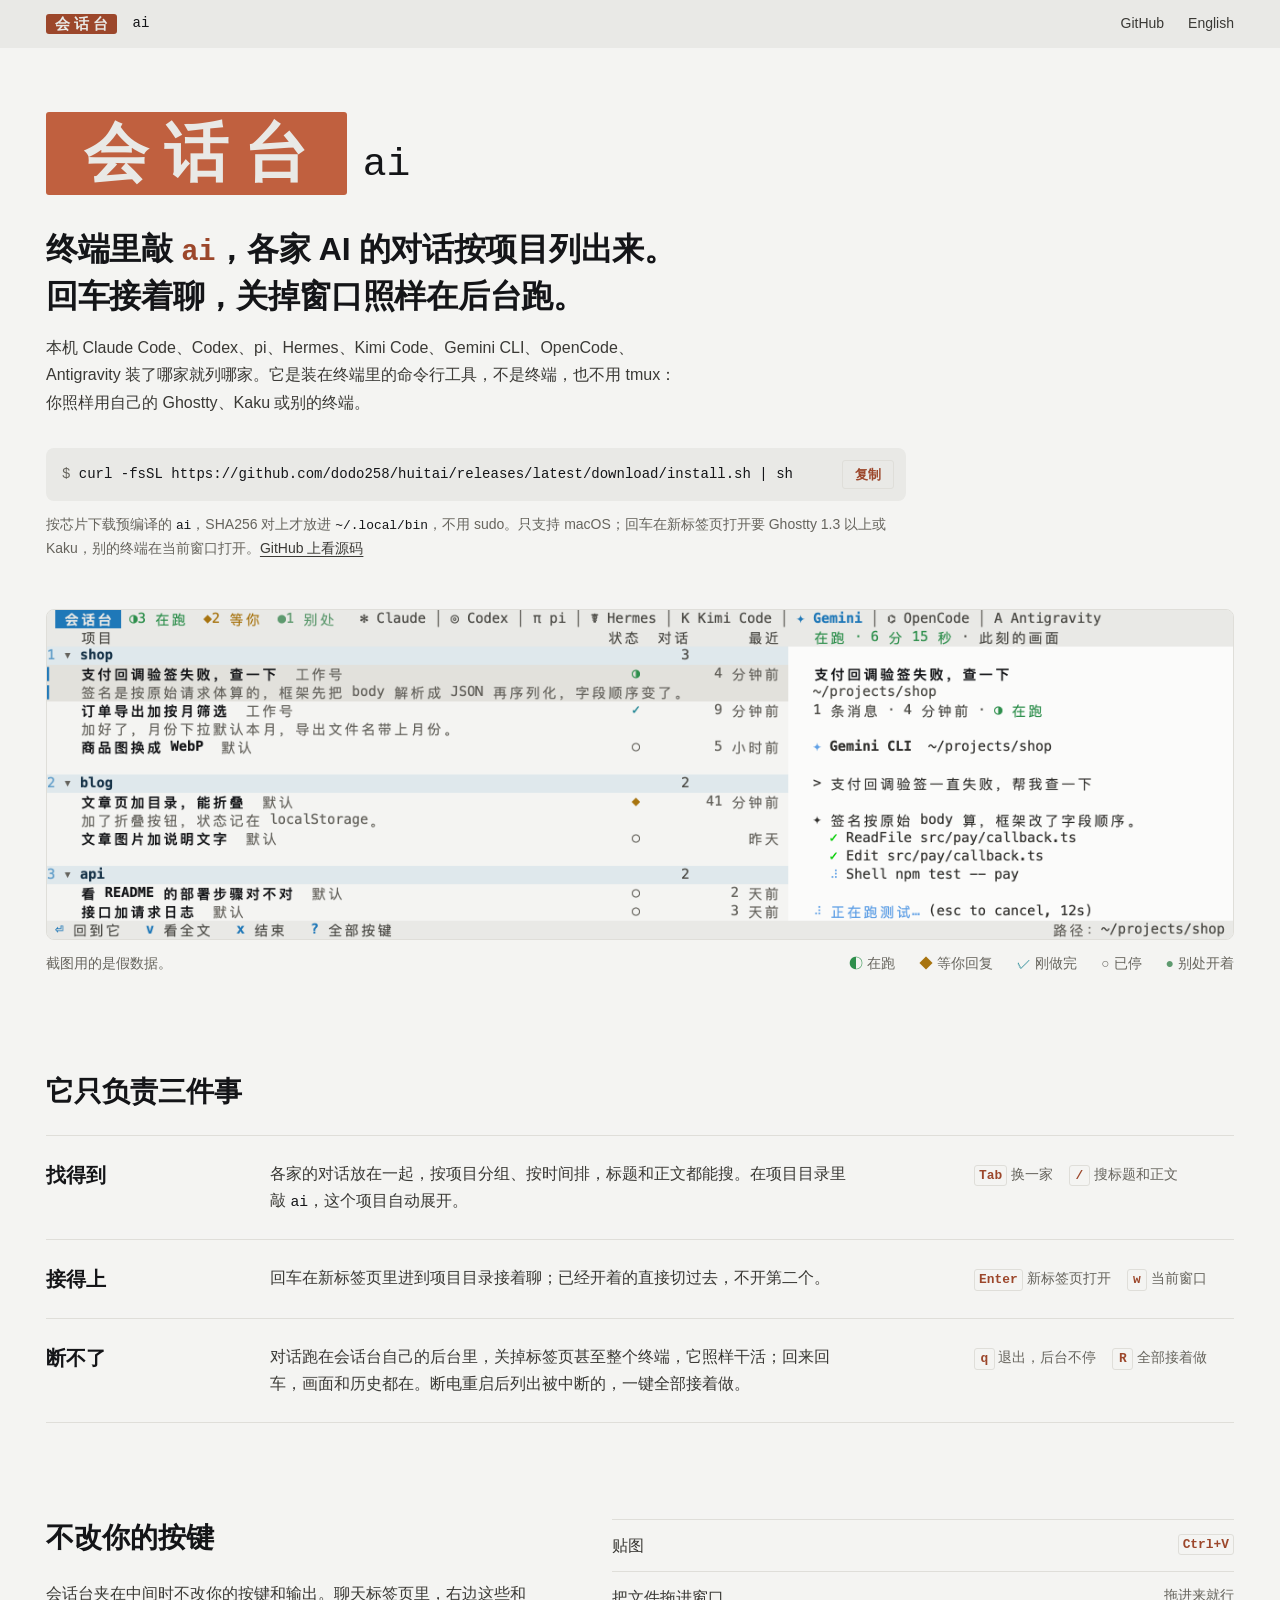
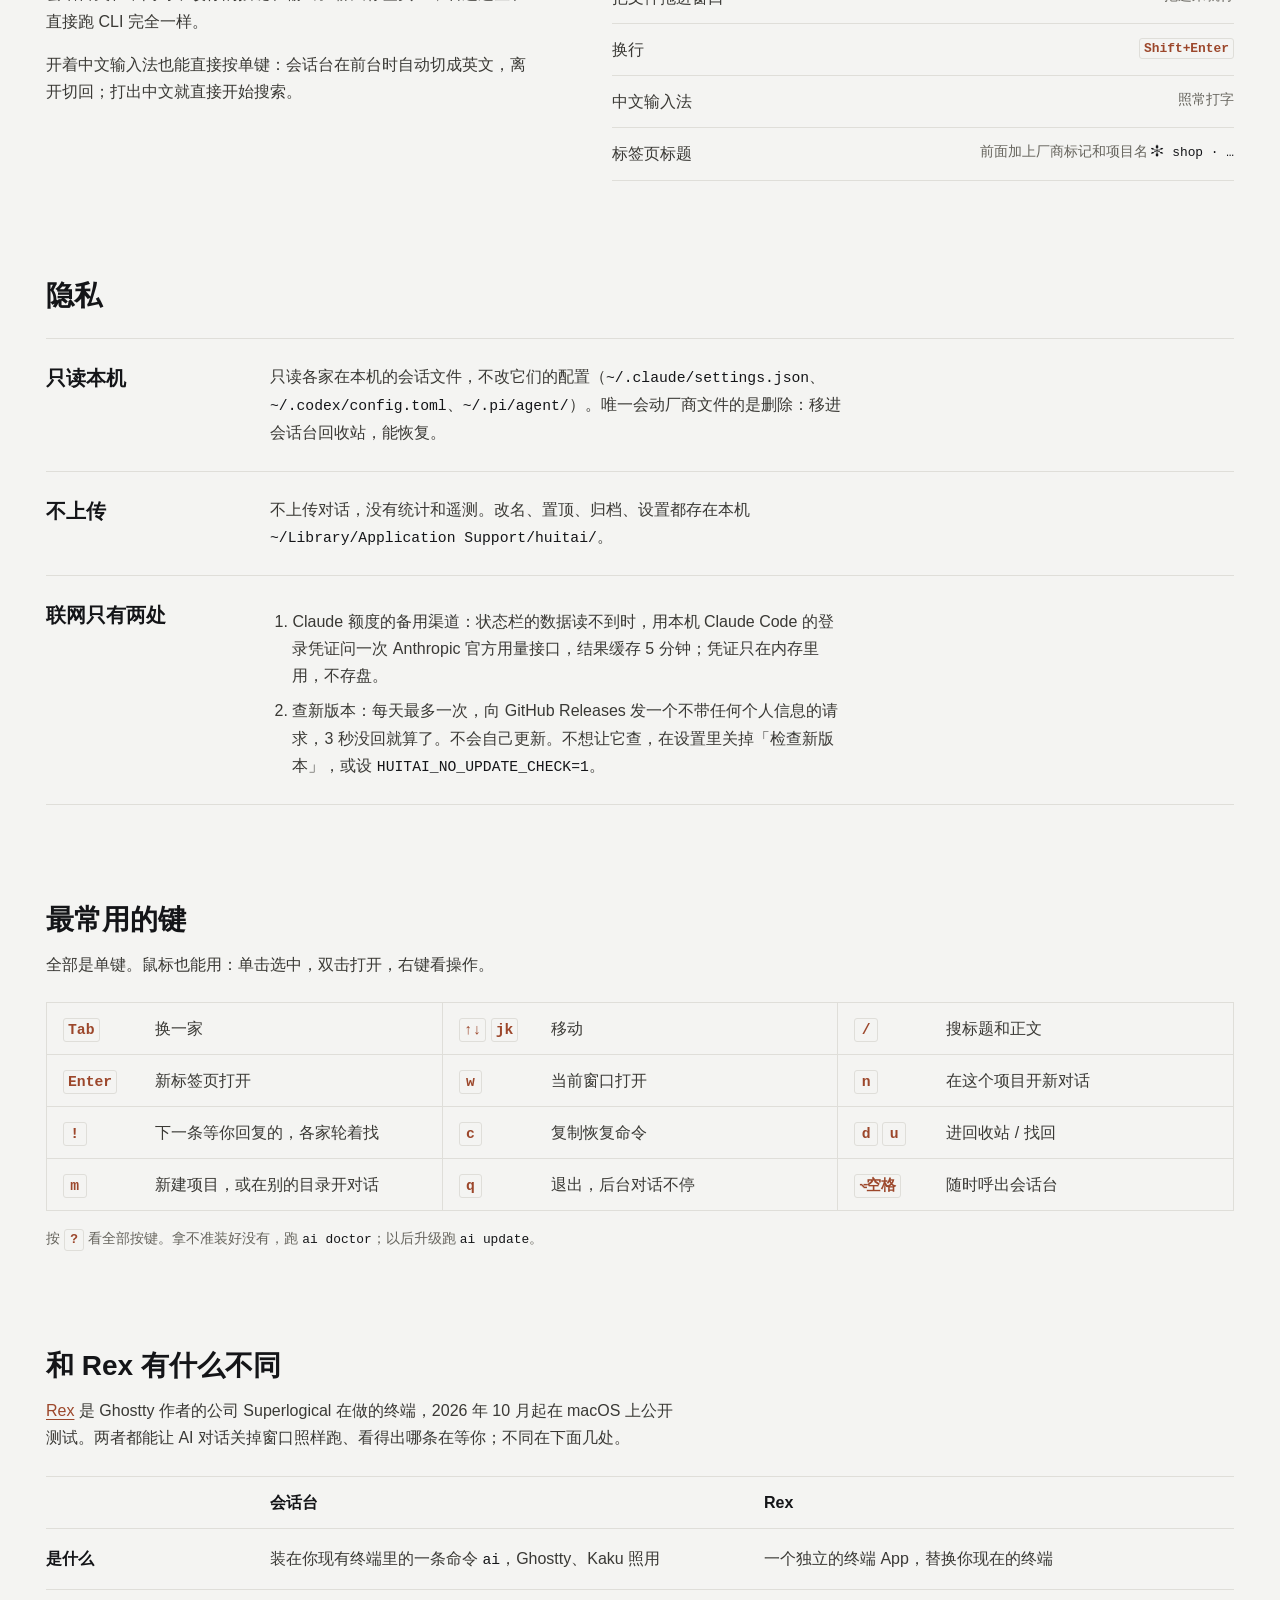
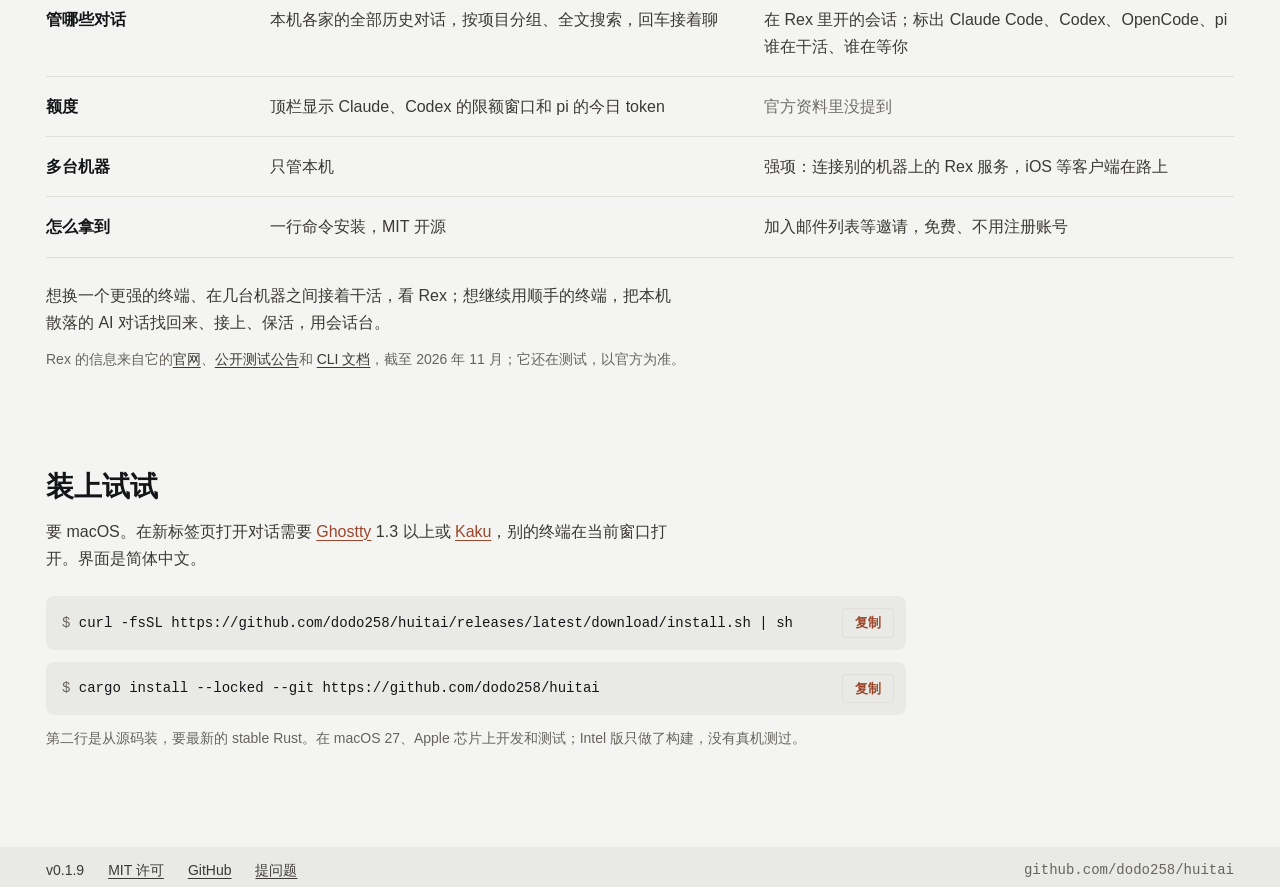
<file: site/index.html>
<!doctype html>
<html lang="zh-CN">
<head>
<meta charset="utf-8">
<meta name="viewport" content="width=device-width, initial-scale=1">
<title>会话台 ai · 终端里的 AI 对话台</title>
<meta name="description" content="在终端里敲 ai，本机 Claude Code、Codex、pi、Hermes、Kimi Code、Gemini CLI、OpenCode、Antigravity 的所有对话按项目列出来，回车接着聊；关掉窗口，对话照样在后台跑。macOS，MIT 开源。">
<meta name="color-scheme" content="dark light">
<meta name="theme-color" content="#1d1e23" media="(prefers-color-scheme: dark)">
<meta name="theme-color" content="#e9e9e6" media="(prefers-color-scheme: light)">
<meta property="og:type" content="website">
<meta property="og:title" content="会话台 ai">
<meta property="og:description" content="在终端里敲 ai，本机 Claude Code、Codex、pi、Hermes、Kimi Code、Gemini CLI、OpenCode、Antigravity 的所有对话按项目列出来，回车接着聊；关掉窗口，对话照样在后台跑。">
<meta property="og:image" content="https://huitai.agentq.cc/img/board-dark.png?v=28b16c68">
<meta property="og:locale" content="zh_CN">
<meta name="twitter:card" content="summary_large_image">
<link rel="alternate" hreflang="en" href="en/index.html">
<link rel="icon" href="data:image/svg+xml,%3Csvg xmlns='http://www.w3.org/2000/svg' viewBox='0 0 32 32'%3E%3Crect width='32' height='32' rx='4' fill='%23d97757'/%3E%3Ctext x='16' y='23.5' font-size='21' font-weight='700' text-anchor='middle' fill='%231d1e23' font-family='PingFang SC,sans-serif'%3E%E4%BC%9A%3C/text%3E%3C/svg%3E">
<link rel="stylesheet" href="style.css?v=0343660a">
</head>
<body>

<header class="top">
	<div class="wrap">
		<span class="stamp">会话台</span>
		<span class="name">ai</span>
		<nav>
			<a href="https://github.com/dodo258/huitai">GitHub</a>
			<a href="en/index.html" hreflang="en" lang="en">English</a>
		</nav>
	</div>
</header>

<main>
	<section class="hero">
		<div class="wrap">
			<h1><span class="stamp">会话台</span><code>ai</code></h1>
			<p class="tag">终端里敲 <code>ai</code>，各家 AI 的对话按项目列出来。<br>回车接着聊，关掉窗口照样在后台跑。</p>
			<p class="lead">本机 Claude Code、Codex、pi、Hermes、Kimi Code、Gemini CLI、OpenCode、Antigravity 装了哪家就列哪家。它是装在终端里的命令行工具，不是终端，也不用 tmux：你照样用自己的 Ghostty、Kaku 或别的终端。</p>
			<div class="cmd">
				<code>curl -fsSL https://github.com/dodo258/huitai/releases/latest/download/install.sh | sh</code>
				<button class="copy" type="button" data-done="已复制">复制</button>
			</div>
			<p class="note">按芯片下载预编译的 <code>ai</code>，SHA256 对上才放进 <code>~/.local/bin</code>，不用 sudo。只支持 macOS；回车在新标签页打开要 Ghostty 1.3 以上或 Kaku，别的终端在当前窗口打开。<a href="https://github.com/dodo258/huitai">GitHub 上看源码</a></p>
		</div>
	</section>

	<section class="shot">
		<div class="wrap">
			<a href="img/board-dark.png?v=28b16c68" aria-label="看原尺寸截图">
				<picture>
					<source media="(prefers-color-scheme: light)" srcset="img/board-light.png?v=ab7d0923">
					<img src="img/board-dark.png?v=28b16c68" width="2592" height="720" alt="会话台：顶栏是八家的标签（Claude、Codex、pi、Hermes、Kimi Code、Gemini、OpenCode、Antigravity）；左边按项目列出 Gemini CLI 的对话，默认账号和工作号混在一起、标着账号名，有在跑、等你回复、刚做完；右边是在跑那条此刻的画面">
				</picture>
			</a>
			<ul class="legend">
				<li>截图用的是假数据<span class="swipe">，可以左右滑动看</span>。</li>
				<li><b class="running">◐</b>在跑</li>
				<li><b class="waiting">◆</b>等你回复</li>
				<li><b class="done">✓</b>刚做完</li>
				<li><b class="stopped">○</b>已停</li>
				<li><b class="elsewhere">●</b>别处开着</li>
			</ul>
		</div>
	</section>

	<section class="part">
		<div class="wrap">
			<h2>它只负责三件事</h2>
			<dl class="rows">
				<div>
					<dt>找得到</dt>
					<dd>各家的对话放在一起，按项目分组、按时间排，标题和正文都能搜。在项目目录里敲 <code>ai</code>，这个项目自动展开。</dd>
					<dd class="keys"><span><kbd>Tab</kbd> 换一家</span><span><kbd>/</kbd> 搜标题和正文</span></dd>
				</div>
				<div>
					<dt>接得上</dt>
					<dd>回车在新标签页里进到项目目录接着聊；已经开着的直接切过去，不开第二个。</dd>
					<dd class="keys"><span><kbd>Enter</kbd> 新标签页打开</span><span><kbd>w</kbd> 当前窗口</span></dd>
				</div>
				<div>
					<dt>断不了</dt>
					<dd>对话跑在会话台自己的后台里，关掉标签页甚至整个终端，它照样干活；回来回车，画面和历史都在。断电重启后列出被中断的，一键全部接着做。</dd>
					<dd class="keys"><span><kbd>q</kbd> 退出，后台不停</span><span><kbd>R</kbd> 全部接着做</span></dd>
				</div>
			</dl>
		</div>
	</section>

	<section class="part">
		<div class="wrap pass">
			<div>
				<h2>不改你的按键</h2>
				<p>会话台夹在中间时不改你的按键和输出。聊天标签页里，右边这些和直接跑 CLI 完全一样。</p>
				<p>开着中文输入法也能直接按单键：会话台在前台时自动切成英文，离开切回；打出中文就直接开始搜索。</p>
			</div>
			<ul class="same">
				<li><span>贴图</span><span><kbd>Ctrl+V</kbd></span></li>
				<li><span>把文件拖进窗口</span><span>拖进来就行</span></li>
				<li><span>换行</span><span><kbd>Shift+Enter</kbd></span></li>
				<li><span>中文输入法</span><span>照常打字</span></li>
				<li><span>标签页标题</span><span>前面加上厂商标记和项目名 <code>✻ shop · …</code></span></li>
			</ul>
		</div>
	</section>

	<section class="part privacy">
		<div class="wrap">
			<h2>隐私</h2>
			<dl class="rows">
				<div>
					<dt>只读本机</dt>
					<dd>只读各家在本机的会话文件，不改它们的配置（<code>~/.claude/settings.json</code>、<code>~/.codex/config.toml</code>、<code>~/.pi/agent/</code>）。唯一会动厂商文件的是删除：移进会话台回收站，能恢复。</dd>
				</div>
				<div>
					<dt>不上传</dt>
					<dd>不上传对话，没有统计和遥测。改名、置顶、归档、设置都存在本机 <code>~/Library/Application Support/huitai/</code>。</dd>
				</div>
				<div>
					<dt>联网只有两处</dt>
					<dd>
						<ol>
							<li>Claude 额度的备用渠道：状态栏的数据读不到时，用本机 Claude Code 的登录凭证问一次 Anthropic 官方用量接口，结果缓存 5 分钟；凭证只在内存里用，不存盘。</li>
							<li>查新版本：每天最多一次，向 GitHub Releases 发一个不带任何个人信息的请求，3 秒没回就算了。不会自己更新。不想让它查，在设置里关掉「检查新版本」，或设 <code>HUITAI_NO_UPDATE_CHECK=1</code>。</li>
						</ol>
					</dd>
				</div>
			</dl>
		</div>
	</section>

	<section class="part">
		<div class="wrap">
			<h2>最常用的键</h2>
			<p class="intro">全部是单键。鼠标也能用：单击选中，双击打开，右键看操作。</p>
			<dl class="keys-grid">
				<div><dt><kbd>Tab</kbd></dt><dd>换一家</dd></div>
				<div><dt><kbd>↑↓</kbd> <kbd>jk</kbd></dt><dd>移动</dd></div>
				<div><dt><kbd>/</kbd></dt><dd>搜标题和正文</dd></div>
				<div><dt><kbd>Enter</kbd></dt><dd>新标签页打开</dd></div>
				<div><dt><kbd>w</kbd></dt><dd>当前窗口打开</dd></div>
				<div><dt><kbd>n</kbd></dt><dd>在这个项目开新对话</dd></div>
				<div><dt><kbd>!</kbd></dt><dd>下一条等你回复的，各家轮着找</dd></div>
				<div><dt><kbd>c</kbd></dt><dd>复制恢复命令</dd></div>
				<div><dt><kbd>d</kbd> <kbd>u</kbd></dt><dd>进回收站 / 找回</dd></div>
				<div><dt><kbd>m</kbd></dt><dd>新建项目，或在别的目录开对话</dd></div>
				<div><dt><kbd>q</kbd></dt><dd>退出，后台对话不停</dd></div>
				<div><dt><kbd>⌥空格</kbd></dt><dd>随时呼出会话台</dd></div>
			</dl>
			<p class="keys-more">按 <kbd>?</kbd> 看全部按键。拿不准装好没有，跑 <code>ai doctor</code>；以后升级跑 <code>ai update</code>。</p>
		</div>
	</section>

	<section class="part">
		<div class="wrap">
			<h2>和 Rex 有什么不同</h2>
			<p class="intro"><a href="https://www.superlogical.com/">Rex</a> 是 Ghostty 作者的公司 Superlogical 在做的终端，2026 年 10 月起在 macOS 上公开测试。两者都能让 AI 对话关掉窗口照样跑、看得出哪条在等你；不同在下面几处。</p>
			<div class="compare">
				<div class="head"><span></span><span>会话台</span><span>Rex</span></div>
				<div><span class="k">是什么</span><p data-who="会话台">装在你现有终端里的一条命令 <code>ai</code>，Ghostty、Kaku 照用</p><p data-who="Rex">一个独立的终端 App，替换你现在的终端</p></div>
				<div><span class="k">管哪些对话</span><p data-who="会话台">本机各家的全部历史对话，按项目分组、全文搜索，回车接着聊</p><p data-who="Rex">在 Rex 里开的会话；标出 Claude Code、Codex、OpenCode、pi 谁在干活、谁在等你</p></div>
				<div><span class="k">额度</span><p data-who="会话台">顶栏显示 Claude、Codex 的限额窗口和 pi 的今日 token</p><p data-who="Rex" class="none">官方资料里没提到</p></div>
				<div><span class="k">多台机器</span><p data-who="会话台">只管本机</p><p data-who="Rex">强项：连接别的机器上的 Rex 服务，iOS 等客户端在路上</p></div>
				<div><span class="k">怎么拿到</span><p data-who="会话台">一行命令安装，MIT 开源</p><p data-who="Rex">加入邮件列表等邀请，免费、不用注册账号</p></div>
			</div>
			<p class="pick">想换一个更强的终端、在几台机器之间接着干活，看 Rex；想继续用顺手的终端，把本机散落的 AI 对话找回来、接上、保活，用会话台。</p>
			<p class="note">Rex 的信息来自它的<a href="https://www.superlogical.com/">官网</a>、<a href="https://www.superlogical.com/updates/public-testing-beginning">公开测试公告</a>和 <a href="https://www.superlogical.com/rex/docs/automate/cli">CLI 文档</a>，截至 2026 年 11 月；它还在测试，以官方为准。</p>
		</div>
	</section>

	<section class="part">
		<div class="wrap">
			<h2>装上试试</h2>
			<p class="intro">要 macOS。在新标签页打开对话需要 <a href="https://ghostty.org">Ghostty</a> 1.3 以上或 <a href="https://github.com/tw93/Kaku">Kaku</a>，别的终端在当前窗口打开。界面是简体中文。</p>
			<div class="cmd">
				<code>curl -fsSL https://github.com/dodo258/huitai/releases/latest/download/install.sh | sh</code>
				<button class="copy" type="button" data-done="已复制">复制</button>
			</div>
			<div class="cmd">
				<code>cargo install --locked --git https://github.com/dodo258/huitai</code>
				<button class="copy" type="button" data-done="已复制">复制</button>
			</div>
			<p class="note">第二行是从源码装，要最新的 stable Rust。在 macOS 27、Apple 芯片上开发和测试；Intel 版只做了构建，没有真机测过。</p>
		</div>
	</section>
</main>

<footer class="foot">
	<div class="wrap">
		<span>v0.1.9</span>
		<a href="https://github.com/dodo258/huitai/blob/main/LICENSE">MIT 许可</a>
		<a href="https://github.com/dodo258/huitai">GitHub</a>
		<a href="https://github.com/dodo258/huitai/issues">提问题</a>
		<span class="path">github.com/dodo258/huitai</span>
	</div>
</footer>

<script src="site.js?v=b9427ae2"></script>
</body>
</html>
</file>
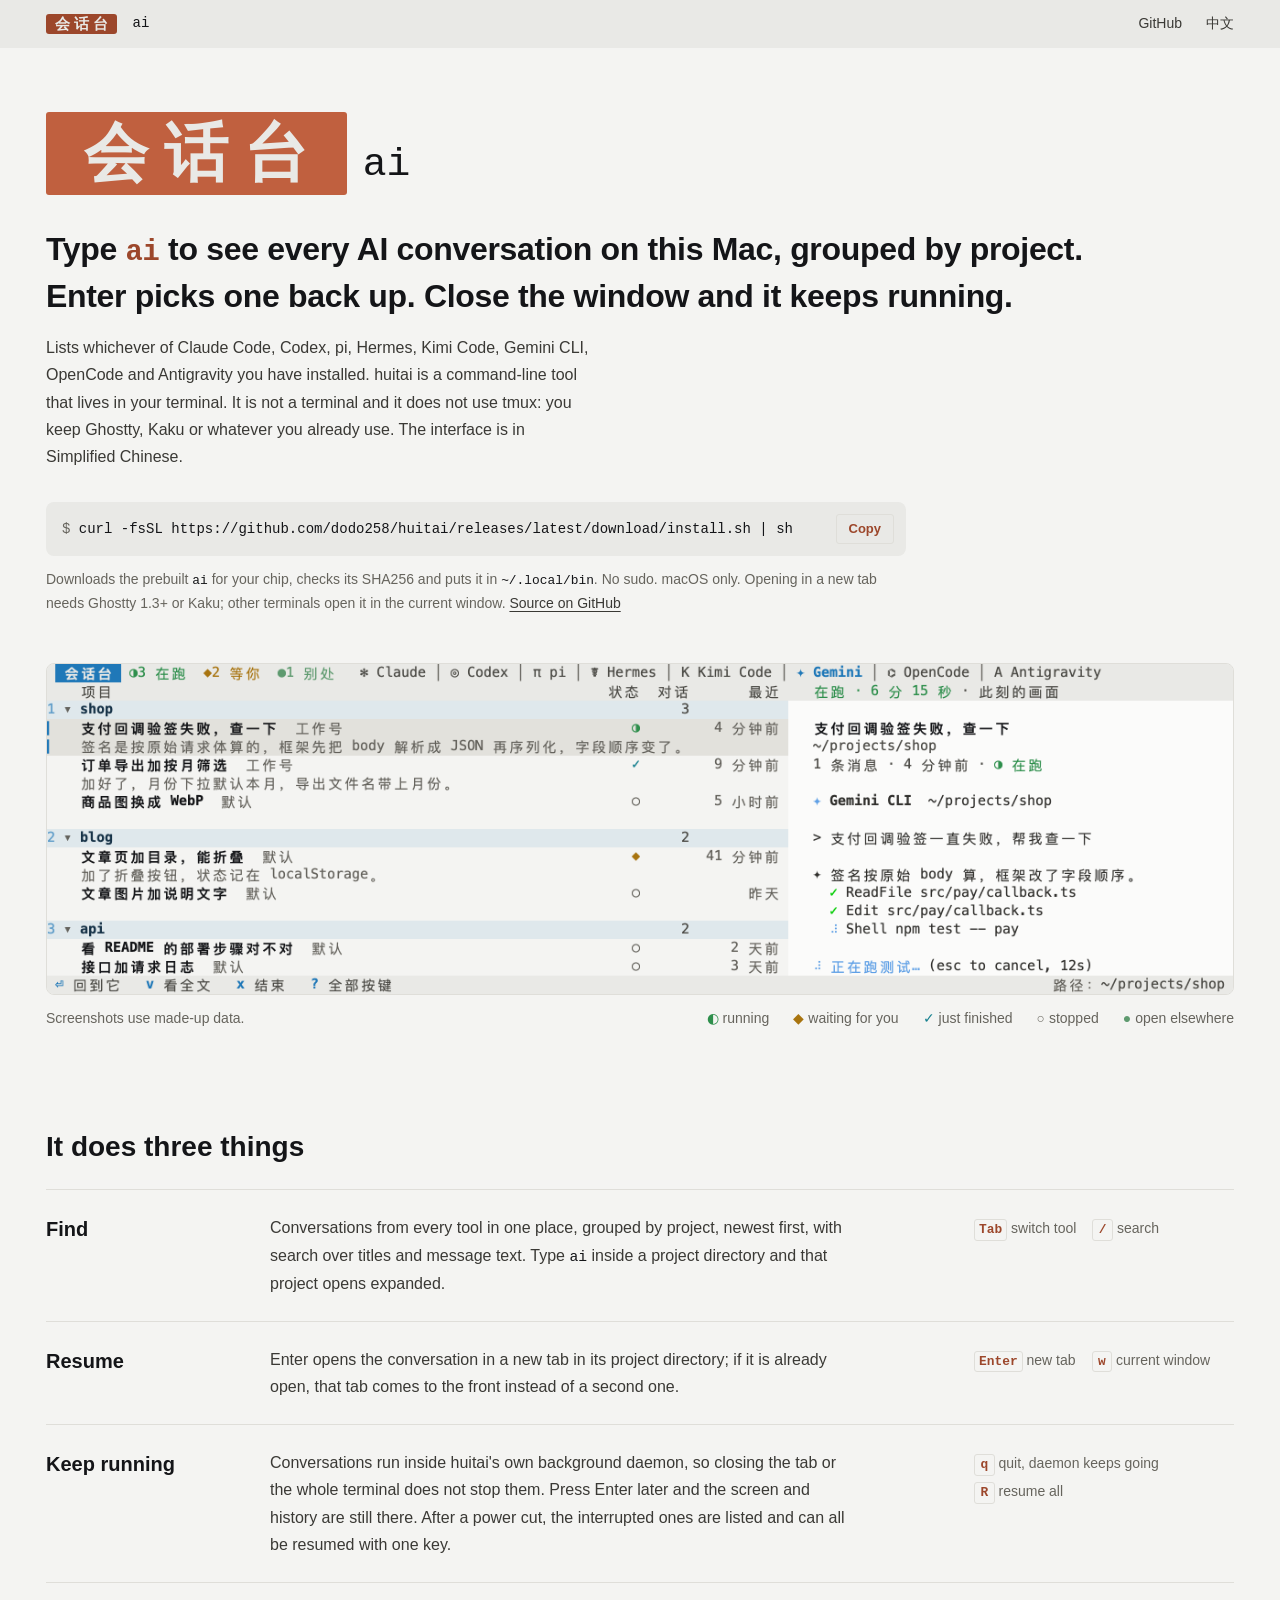
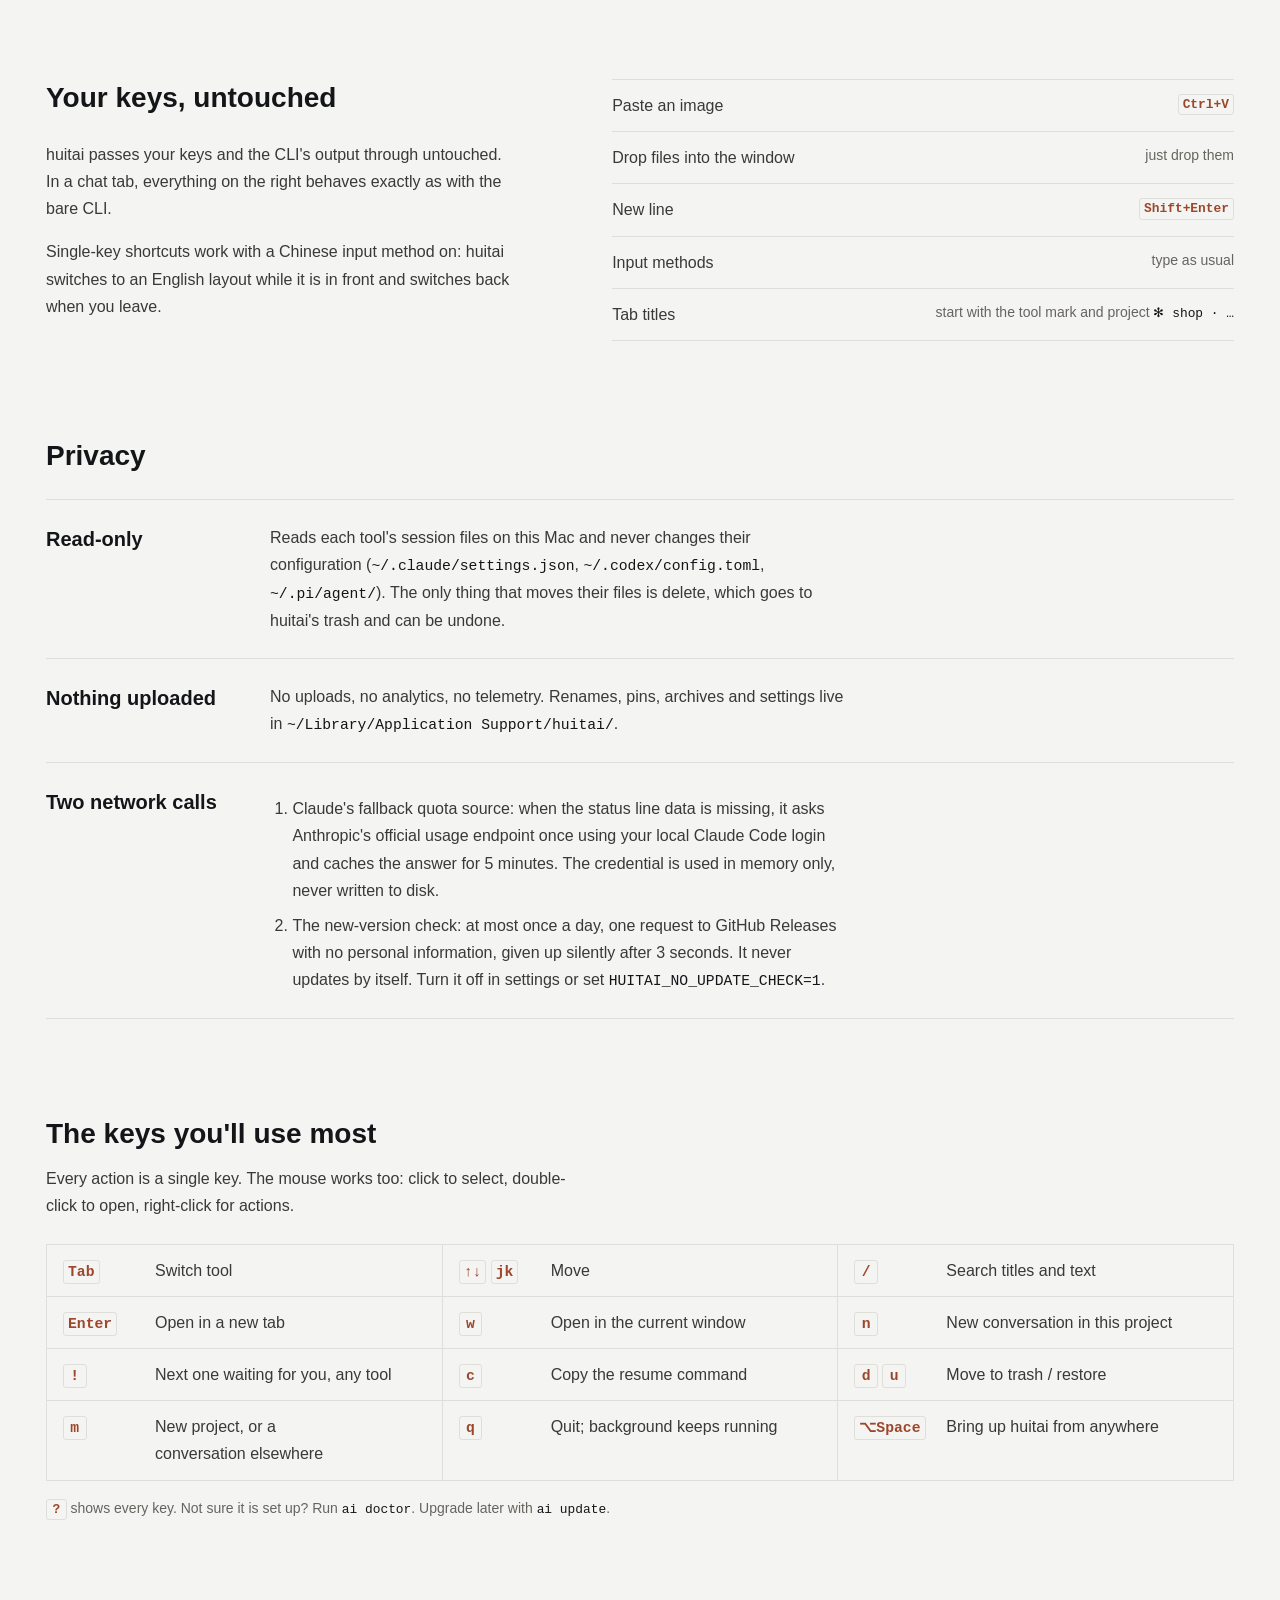
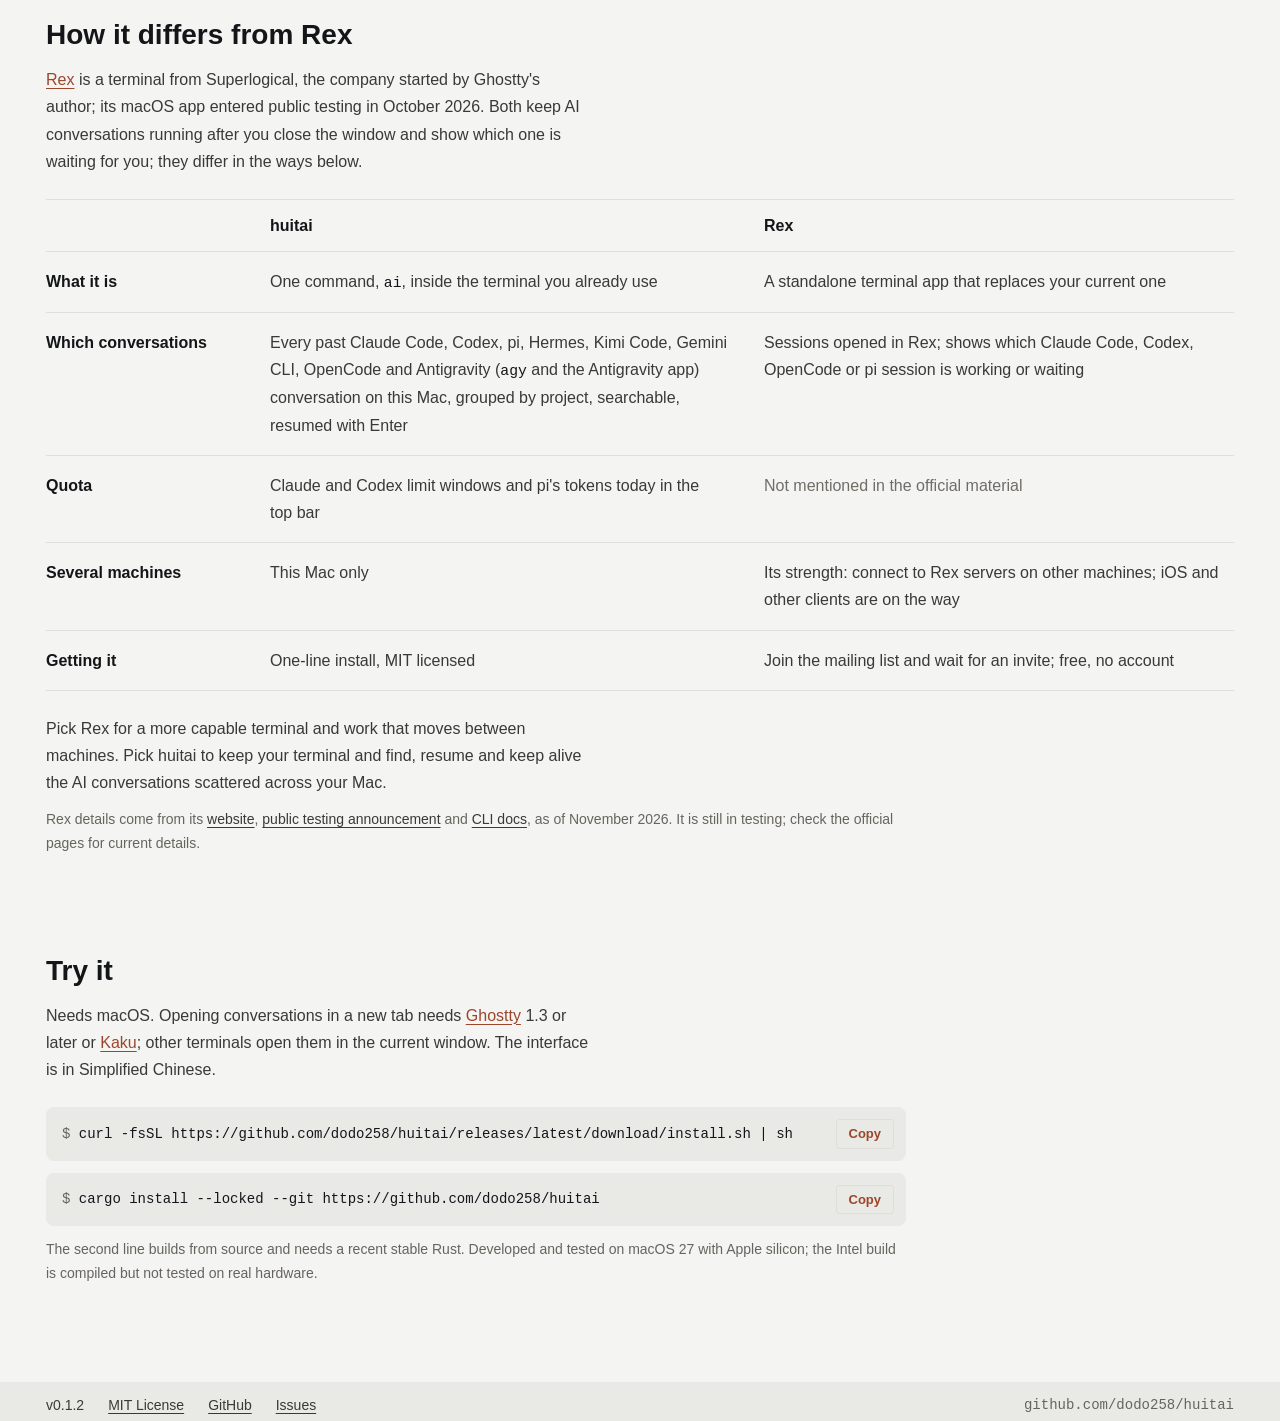
<file: site/en/index.html>
<!doctype html>
<html lang="en">
<head>
<meta charset="utf-8">
<meta name="viewport" content="width=device-width, initial-scale=1">
<title>huitai · ai — your AI conversations, in the terminal</title>
<meta name="description" content="Type ai in your terminal to see every Claude Code, Codex, pi, Hermes, Kimi Code, Gemini CLI, OpenCode and Antigravity conversation on this Mac, grouped by project. Press Enter to pick one back up; close the window and it keeps running. macOS, MIT licensed.">
<meta name="color-scheme" content="dark light">
<meta name="theme-color" content="#1d1e23" media="(prefers-color-scheme: dark)">
<meta name="theme-color" content="#e9e9e6" media="(prefers-color-scheme: light)">
<meta property="og:type" content="website">
<meta property="og:title" content="huitai · ai">
<meta property="og:description" content="Type ai in your terminal to see every Claude Code, Codex, pi, Hermes, Kimi Code, Gemini CLI, OpenCode and Antigravity conversation on this Mac, grouped by project. Press Enter to pick one back up; close the window and it keeps running.">
<meta property="og:image" content="https://huitai.agentq.cc/img/board-dark.png?v=28b16c68">
<meta property="og:locale" content="en_US">
<meta name="twitter:card" content="summary_large_image">
<link rel="alternate" hreflang="zh-CN" href="../index.html">
<link rel="icon" href="data:image/svg+xml,%3Csvg xmlns='http://www.w3.org/2000/svg' viewBox='0 0 32 32'%3E%3Crect width='32' height='32' rx='4' fill='%23d97757'/%3E%3Ctext x='16' y='23.5' font-size='21' font-weight='700' text-anchor='middle' fill='%231d1e23' font-family='PingFang SC,sans-serif'%3E%E4%BC%9A%3C/text%3E%3C/svg%3E">
<link rel="stylesheet" href="../style.css?v=0343660a">
</head>
<body>

<header class="top">
	<div class="wrap">
		<span class="stamp" lang="zh-CN">会话台</span>
		<span class="name">ai</span>
		<nav>
			<a href="https://github.com/dodo258/huitai">GitHub</a>
			<a href="../index.html" hreflang="zh-CN" lang="zh-CN">中文</a>
		</nav>
	</div>
</header>

<main>
	<section class="hero">
		<div class="wrap">
			<h1><span class="stamp" lang="zh-CN" title="huitai">会话台</span><code>ai</code></h1>
			<p class="tag">Type <code>ai</code> to see every AI conversation on this Mac, grouped by project. <br>Enter picks one back up. Close the window and it keeps running.</p>
			<p class="lead">Lists whichever of Claude Code, Codex, pi, Hermes, Kimi Code, Gemini CLI, OpenCode and Antigravity you have installed. huitai is a command-line tool that lives in your terminal. It is not a terminal and it does not use tmux: you keep Ghostty, Kaku or whatever you already use. The interface is in Simplified Chinese.</p>
			<div class="cmd">
				<code>curl -fsSL https://github.com/dodo258/huitai/releases/latest/download/install.sh | sh</code>
				<button class="copy" type="button" data-done="Copied">Copy</button>
			</div>
			<p class="note">Downloads the prebuilt <code>ai</code> for your chip, checks its SHA256 and puts it in <code>~/.local/bin</code>. No sudo. macOS only. Opening in a new tab needs Ghostty 1.3+ or Kaku; other terminals open it in the current window. <a href="https://github.com/dodo258/huitai">Source on GitHub</a></p>
		</div>
	</section>

	<section class="shot">
		<div class="wrap">
			<a href="../img/board-dark.png?v=28b16c68" aria-label="Full-size screenshot">
				<picture>
					<source media="(prefers-color-scheme: light)" srcset="../img/board-light.png?v=ab7d0923">
					<img src="../img/board-dark.png?v=28b16c68" width="2592" height="720" alt="huitai: tabs for all eight tools across the top (Claude, Codex, pi, Hermes, Kimi Code, Gemini, OpenCode, Antigravity); Gemini CLI conversations grouped by project on the left, two accounts mixed together and labelled by account name, some running, waiting for you or just done; the running one's live screen on the right">
				</picture>
			</a>
			<ul class="legend">
				<li>Screenshots use made-up data<span class="swipe">; swipe sideways to see all of it</span>.</li>
				<li><b class="running">◐</b>running</li>
				<li><b class="waiting">◆</b>waiting for you</li>
				<li><b class="done">✓</b>just finished</li>
				<li><b class="stopped">○</b>stopped</li>
				<li><b class="elsewhere">●</b>open elsewhere</li>
			</ul>
		</div>
	</section>

	<section class="part">
		<div class="wrap">
			<h2>It does three things</h2>
			<dl class="rows">
				<div>
					<dt>Find</dt>
					<dd>Conversations from every tool in one place, grouped by project, newest first, with search over titles and message text. Type <code>ai</code> inside a project directory and that project opens expanded.</dd>
					<dd class="keys"><span><kbd>Tab</kbd> switch tool</span><span><kbd>/</kbd> search</span></dd>
				</div>
				<div>
					<dt>Resume</dt>
					<dd>Enter opens the conversation in a new tab in its project directory; if it is already open, that tab comes to the front instead of a second one.</dd>
					<dd class="keys"><span><kbd>Enter</kbd> new tab</span><span><kbd>w</kbd> current window</span></dd>
				</div>
				<div>
					<dt>Keep running</dt>
					<dd>Conversations run inside huitai's own background daemon, so closing the tab or the whole terminal does not stop them. Press Enter later and the screen and history are still there. After a power cut, the interrupted ones are listed and can all be resumed with one key.</dd>
					<dd class="keys"><span><kbd>q</kbd> quit, daemon keeps going</span><span><kbd>R</kbd> resume all</span></dd>
				</div>
			</dl>
		</div>
	</section>

	<section class="part">
		<div class="wrap pass">
			<div>
				<h2>Your keys, untouched</h2>
				<p>huitai passes your keys and the CLI's output through untouched. In a chat tab, everything on the right behaves exactly as with the bare CLI.</p>
				<p>Single-key shortcuts work with a Chinese input method on: huitai switches to an English layout while it is in front and switches back when you leave.</p>
			</div>
			<ul class="same">
				<li><span>Paste an image</span><span><kbd>Ctrl+V</kbd></span></li>
				<li><span>Drop files into the window</span><span>just drop them</span></li>
				<li><span>New line</span><span><kbd>Shift+Enter</kbd></span></li>
				<li><span>Input methods</span><span>type as usual</span></li>
				<li><span>Tab titles</span><span>start with the tool mark and project <code>✻ shop · …</code></span></li>
			</ul>
		</div>
	</section>

	<section class="part privacy">
		<div class="wrap">
			<h2>Privacy</h2>
			<dl class="rows">
				<div>
					<dt>Read-only</dt>
					<dd>Reads each tool's session files on this Mac and never changes their configuration (<code>~/.claude/settings.json</code>, <code>~/.codex/config.toml</code>, <code>~/.pi/agent/</code>). The only thing that moves their files is delete, which goes to huitai's trash and can be undone.</dd>
				</div>
				<div>
					<dt>Nothing uploaded</dt>
					<dd>No uploads, no analytics, no telemetry. Renames, pins, archives and settings live in <code>~/Library/Application Support/huitai/</code>.</dd>
				</div>
				<div>
					<dt>Two network calls</dt>
					<dd>
						<ol>
							<li>Claude's fallback quota source: when the status line data is missing, it asks Anthropic's official usage endpoint once using your local Claude Code login and caches the answer for 5 minutes. The credential is used in memory only, never written to disk.</li>
							<li>The new-version check: at most once a day, one request to GitHub Releases with no personal information, given up silently after 3 seconds. It never updates by itself. Turn it off in settings or set <code>HUITAI_NO_UPDATE_CHECK=1</code>.</li>
						</ol>
					</dd>
				</div>
			</dl>
		</div>
	</section>

	<section class="part">
		<div class="wrap">
			<h2>The keys you'll use most</h2>
			<p class="intro">Every action is a single key. The mouse works too: click to select, double-click to open, right-click for actions.</p>
			<dl class="keys-grid">
				<div><dt><kbd>Tab</kbd></dt><dd>Switch tool</dd></div>
				<div><dt><kbd>↑↓</kbd> <kbd>jk</kbd></dt><dd>Move</dd></div>
				<div><dt><kbd>/</kbd></dt><dd>Search titles and text</dd></div>
				<div><dt><kbd>Enter</kbd></dt><dd>Open in a new tab</dd></div>
				<div><dt><kbd>w</kbd></dt><dd>Open in the current window</dd></div>
				<div><dt><kbd>n</kbd></dt><dd>New conversation in this project</dd></div>
				<div><dt><kbd>!</kbd></dt><dd>Next one waiting for you, any tool</dd></div>
				<div><dt><kbd>c</kbd></dt><dd>Copy the resume command</dd></div>
				<div><dt><kbd>d</kbd> <kbd>u</kbd></dt><dd>Move to trash / restore</dd></div>
				<div><dt><kbd>m</kbd></dt><dd>New project, or a conversation elsewhere</dd></div>
				<div><dt><kbd>q</kbd></dt><dd>Quit; background keeps running</dd></div>
				<div><dt><kbd>⌥Space</kbd></dt><dd>Bring up huitai from anywhere</dd></div>
			</dl>
			<p class="keys-more"><kbd>?</kbd> shows every key. Not sure it is set up? Run <code>ai doctor</code>. Upgrade later with <code>ai update</code>.</p>
		</div>
	</section>

	<section class="part">
		<div class="wrap">
			<h2>How it differs from Rex</h2>
			<p class="intro"><a href="https://www.superlogical.com/">Rex</a> is a terminal from Superlogical, the company started by Ghostty's author; its macOS app entered public testing in October 2026. Both keep AI conversations running after you close the window and show which one is waiting for you; they differ in the ways below.</p>
			<div class="compare">
				<div class="head"><span></span><span>huitai</span><span>Rex</span></div>
				<div><span class="k">What it is</span><p data-who="huitai">One command, <code>ai</code>, inside the terminal you already use</p><p data-who="Rex">A standalone terminal app that replaces your current one</p></div>
				<div><span class="k">Which conversations</span><p data-who="huitai">Every past Claude Code, Codex, pi, Hermes, Kimi Code, Gemini CLI, OpenCode and Antigravity (<code>agy</code> and the Antigravity app) conversation on this Mac, grouped by project, searchable, resumed with Enter</p><p data-who="Rex">Sessions opened in Rex; shows which Claude Code, Codex, OpenCode or pi session is working or waiting</p></div>
				<div><span class="k">Quota</span><p data-who="huitai">Claude and Codex limit windows and pi's tokens today in the top bar</p><p data-who="Rex" class="none">Not mentioned in the official material</p></div>
				<div><span class="k">Several machines</span><p data-who="huitai">This Mac only</p><p data-who="Rex">Its strength: connect to Rex servers on other machines; iOS and other clients are on the way</p></div>
				<div><span class="k">Getting it</span><p data-who="huitai">One-line install, MIT licensed</p><p data-who="Rex">Join the mailing list and wait for an invite; free, no account</p></div>
			</div>
			<p class="pick">Pick Rex for a more capable terminal and work that moves between machines. Pick huitai to keep your terminal and find, resume and keep alive the AI conversations scattered across your Mac.</p>
			<p class="note">Rex details come from its <a href="https://www.superlogical.com/">website</a>, <a href="https://www.superlogical.com/updates/public-testing-beginning">public testing announcement</a> and <a href="https://www.superlogical.com/rex/docs/automate/cli">CLI docs</a>, as of November 2026. It is still in testing; check the official pages for current details.</p>
		</div>
	</section>

	<section class="part">
		<div class="wrap">
			<h2>Try it</h2>
			<p class="intro">Needs macOS. Opening conversations in a new tab needs <a href="https://ghostty.org">Ghostty</a> 1.3 or later or <a href="https://github.com/tw93/Kaku">Kaku</a>; other terminals open them in the current window. The interface is in Simplified Chinese.</p>
			<div class="cmd">
				<code>curl -fsSL https://github.com/dodo258/huitai/releases/latest/download/install.sh | sh</code>
				<button class="copy" type="button" data-done="Copied">Copy</button>
			</div>
			<div class="cmd">
				<code>cargo install --locked --git https://github.com/dodo258/huitai</code>
				<button class="copy" type="button" data-done="Copied">Copy</button>
			</div>
			<p class="note">The second line builds from source and needs a recent stable Rust. Developed and tested on macOS 27 with Apple silicon; the Intel build is compiled but not tested on real hardware.</p>
		</div>
	</section>
</main>

<footer class="foot">
	<div class="wrap">
		<span>v0.1.2</span>
		<a href="https://github.com/dodo258/huitai/blob/main/LICENSE">MIT License</a>
		<a href="https://github.com/dodo258/huitai">GitHub</a>
		<a href="https://github.com/dodo258/huitai/issues">Issues</a>
		<span class="path">github.com/dodo258/huitai</span>
	</div>
</footer>

<script src="../site.js?v=b9427ae2"></script>
</body>
</html>
</file>
<file: site/style.css>
/* 会话台官网。颜色直接取自终端界面 src/ui/theme.rs，角色一色一义：
   赤陶（Claude 强调色）只给能按、能点的东西：印章、按键、链接、复制按钮；
   状态色只出现在截图下面的状态灯图例里；其余全是灰阶。
   深色是默认，系统是浅色时换成 theme.rs 的 LIGHT（中性灰，不用奶油色）。 */

:root {
	color-scheme: dark light;

	--base: #17181c;     /* 页面底，列表区底色 */
	--bar: #1d1e23;      /* 顶栏、底栏、命令块；也是印章上的字色 */
	--preview: #131417;  /* 截图外框底 */
	--line: #24262c;     /* 分隔线、悬停底（界面里的选中行底色） */
	--text: #b9b7ae;     /* 正文 */
	--title: #f2efe7;    /* 标题 */
	--muted: #8a887f;    /* 说明文字（theme.rs 的 #7c7a72 提亮一档，网页小字要读得清） */
	--accent: #d97757;   /* Claude 赤陶：能按、能点的 */
	--stamp: #d97757;    /* 印章底色，和界面里的印章同色 */
	--running: #78c98f;
	--waiting: #e8b85a;
	--done: #5ec4d6;
	--stopped: #6b6962;
	--elsewhere: #5c9a6c; /* 别处开着：比「在跑」柔一档的绿 */

	--sans: -apple-system, BlinkMacSystemFont, "PingFang SC", "Hiragino Sans GB", "Microsoft YaHei", "Helvetica Neue", sans-serif;
	--mono: ui-monospace, "SF Mono", SFMono-Regular, Menlo, Consolas, monospace;

	--fs-stamp: clamp(36px, 6vw, 64px);
	--fs-tag: clamp(22px, 2.6vw, 32px);
	--fs-h2: clamp(22px, 2.4vw, 28px);
	--fs-row: 20px;
	--fs-body: 16px;
	--fs-small: 14px;
	--fs-mono: 14px;

	--s1: 4px;
	--s2: 8px;
	--s3: 12px;
	--s4: 16px;
	--s5: 24px;
	--s6: 32px;
	--s7: 48px;
	--s8: 64px;
	--s9: 96px;

	--r-key: 3px;   /* 按键、印章：终端里的方块，只倒一点角 */
	--r-box: 8px;   /* 命令块、截图外框 */

	--wrap: 1188px; /* 截图 2376px 宽的一半，2 倍屏刚好一比一 */
	--gutter: 24px;
}

@media (prefers-color-scheme: light) {
	:root {
		--base: #f4f4f2;
		--bar: #e9e9e6;
		--preview: #fbfbfa;
		--line: #dfded9;
		--text: #3a3935;
		--title: #141518;
		--muted: #66645d; /* 顶栏、命令块（#e9e9e6）上也够 4.5:1 */
		--accent: #9c472b; /* theme.rs 的 #c0603f 压两档：浅底和悬停底（#dfded9）上链接、按键字都要够 4.5:1 */
		--stamp: #c0603f;  /* 印章是标志，保持和界面截图里一样 */
		--running: #2e8f4c;
		--waiting: #a8740f;
		--done: #16808f;
		--stopped: #6f6d66; /* 对比表「没有」那格是字，要读得清 */
		--elsewhere: #5e9a6f;
	}
}

* { box-sizing: border-box; }

p, dd, li { text-wrap: pretty; }
.swipe { display: none; }
:lang(en) .lead, :lang(en) .intro, :lang(en) .pick { max-width: 34em; } /* 英文约 75 字一行 */

html { -webkit-text-size-adjust: 100%; }

body {
	margin: 0;
	background: var(--base);
	color: var(--text);
	font: var(--fs-body)/1.7 var(--sans);
	-webkit-font-smoothing: antialiased;
}

a { color: var(--accent); text-underline-offset: 3px; text-decoration-thickness: 1px; }
a:hover { text-decoration-thickness: 2px; }
:focus-visible { outline: 2px solid var(--accent); outline-offset: 2px; }

code, kbd { font-family: var(--mono); font-size: 0.92em; }
code { color: var(--title); }

kbd {
	display: inline-block;
	min-width: 1.6em;
	padding: 0 var(--s1);
	border: 1px solid var(--line);
	border-radius: var(--r-key);
	color: var(--accent);
	font-weight: 600;
	line-height: 1.5;
	text-align: center;
	white-space: nowrap;
}

.wrap {
	max-width: calc(var(--wrap) + 2 * var(--gutter));
	margin: 0 auto;
	padding: 0 var(--gutter);
}

/* 印章：界面左上角那块反白「会话台」。全站只有它大胆。 */
.stamp {
	display: inline-block;
	padding: 0 0.35em 0 0.6em;
	border-radius: var(--r-key);
	background: var(--stamp);
	color: var(--bar);
	font-weight: 700;
	letter-spacing: 0.25em;
	line-height: 1.3;
}

/* 顶栏：和界面的顶栏同色同高 */
.top {
	background: var(--bar);
}
.top .wrap {
	display: flex;
	align-items: center;
	gap: var(--s4);
	height: 48px;
}
.top .stamp { font-size: 15px; background: var(--accent); } /* 小字印章：浅色下 #c0603f 底只有 3.5:1 */
.top .name { font-family: var(--mono); color: var(--title); font-size: var(--fs-mono); }
.top nav {
	margin-left: auto;
	display: flex;
	gap: var(--s5);
	font-size: var(--fs-small);
}
.top nav a { color: var(--text); text-decoration: none; }
.top nav a:hover { color: var(--title); }

/* 首屏 */
.hero { padding: var(--s8) 0 var(--s7); }
.hero h1 {
	margin: 0 0 var(--s6);
	display: flex;
	align-items: baseline;
	gap: var(--s4);
	font-size: var(--fs-stamp);
	line-height: 1;
}
.hero h1 code {
	color: var(--title);
	font-size: 0.62em;
	font-weight: 500;
}
.tag {
	margin: 0 0 var(--s4);
	max-width: 36em;
	color: var(--title);
	font-size: var(--fs-tag);
	font-weight: 600;
	line-height: 1.4;
	letter-spacing: -0.01em;
}
.tag code { font-size: 0.9em; color: var(--accent); }
.lead { margin: 0 0 var(--s6); max-width: 40em; }

/* 安装命令 */
.cmd {
	display: flex;
	align-items: center;
	gap: var(--s3);
	max-width: 860px;
	padding: var(--s3) var(--s3) var(--s3) var(--s4);
	border-radius: var(--r-box);
	background: var(--bar);
	font-family: var(--mono);
	font-size: var(--fs-mono);
}
.cmd + .cmd { margin-top: var(--s3); }
.cmd code {
	flex: 1;
	min-width: 0;
	overflow-wrap: anywhere;
	line-height: 1.6;
	font-size: 1em;
}
.cmd code::before { content: "$ "; color: var(--muted); }
.copy {
	flex: none;
	padding: var(--s1) var(--s3);
	border: 1px solid var(--line);
	border-radius: var(--r-key);
	background: transparent;
	color: var(--accent);
	font: 600 13px/1.5 var(--sans);
	cursor: pointer;
}
.copy:hover { background: var(--line); }
.note {
	margin: var(--s3) 0 0;
	max-width: 860px;
	color: var(--muted);
	font-size: var(--fs-small);
}
.note a { color: var(--text); }

/* 截图 */
.shot { padding-bottom: var(--s9); }
.shot a { display: block; }
.shot img {
	display: block;
	width: 100%;
	height: auto;
	border: 1px solid var(--line);
	border-radius: var(--r-box);
	background: var(--preview);
}
.legend {
	display: flex;
	flex-wrap: wrap;
	gap: var(--s2) var(--s5);
	margin: var(--s3) 0 0;
	padding: 0;
	list-style: none;
	color: var(--muted);
	font-size: var(--fs-small);
}
.legend li:first-child { margin-right: auto; }
.legend b { font-family: var(--mono); font-weight: 400; margin-right: var(--s1); }
.legend .running { color: var(--running); }
.legend .waiting { color: var(--waiting); }
.legend .done { color: var(--done); }
.legend .stopped { color: var(--stopped); }
.legend .elsewhere { color: var(--elsewhere); }

/* 节 */
section.part { padding-bottom: var(--s9); }
h2 {
	margin: 0 0 var(--s5);
	color: var(--title);
	font-size: var(--fs-h2);
	font-weight: 600;
	line-height: 1.35;
}
.intro { margin: calc(-1 * var(--s3)) 0 var(--s5); max-width: 40em; }

/* 三件事：像界面里的列表行，一行一件，细线分开 */
.rows { margin: 0; border-top: 1px solid var(--line); }
.rows > div {
	display: grid;
	grid-template-columns: 200px minmax(0, 1fr) 260px;
	gap: var(--s5);
	padding: var(--s5) 0;
	border-bottom: 1px solid var(--line);
}
.rows dt {
	color: var(--title);
	font-size: var(--fs-row);
	font-weight: 600;
	line-height: 1.5;
}
.rows dd { margin: 0; max-width: 36em; }
.rows .keys {
	color: var(--muted);
	font-size: var(--fs-small);
	line-height: 2;
}
.rows .keys span { display: inline-block; margin-right: var(--s4); white-space: nowrap; }

/* 不改你的按键 */
.pass {
	display: grid;
	grid-template-columns: minmax(0, 5fr) minmax(0, 6fr);
	gap: var(--s7);
	align-items: start;
}
.pass p { margin: 0 0 var(--s4); max-width: 30em; }
.same { margin: 0; padding: 0; list-style: none; border-top: 1px solid var(--line); }
.same li {
	display: flex;
	justify-content: space-between;
	gap: var(--s4);
	padding: var(--s3) 0;
	border-bottom: 1px solid var(--line);
}
.same li span:last-child { color: var(--muted); font-size: var(--fs-small); text-align: right; }

/* 隐私 */
.privacy .rows > div { grid-template-columns: 200px minmax(0, 1fr); }
.privacy ol { margin: var(--s2) 0 0; padding-left: 1.4em; }
.privacy ol li + li { margin-top: var(--s2); }

/* 常用的键：1px 细线网格 */
.keys-grid {
	display: grid;
	grid-template-columns: repeat(3, minmax(0, 1fr));
	gap: 1px;
	margin: 0;
	border: 1px solid var(--line);
	background: var(--line);
}
.keys-grid > div {
	display: flex;
	align-items: baseline;
	gap: var(--s3);
	padding: var(--s3) var(--s4);
	background: var(--base);
}
.keys-grid dt { flex: none; width: 5em; }
.keys-grid dd { margin: 0; }
.keys-more { margin: var(--s4) 0 0; color: var(--muted); font-size: var(--fs-small); }

/* 和 Rex 比：像界面里的表格，一行一项，细线分开；两列同样的字色，比得公道 */
.compare { border-top: 1px solid var(--line); }
.compare > div {
	display: grid;
	grid-template-columns: 200px minmax(0, 1fr) minmax(0, 1fr);
	gap: var(--s5);
	padding: var(--s4) 0;
	border-bottom: 1px solid var(--line);
}
.compare .head { color: var(--title); font-weight: 600; padding: var(--s3) 0; }
.compare .k { color: var(--title); font-weight: 600; }
.compare p { margin: 0; }
.compare .none { color: var(--stopped); }
.pick { margin: var(--s5) 0 var(--s3); max-width: 40em; }

/* 底栏：和界面的底栏一样，左边常用项，右边路径 */
.foot { background: var(--bar); font-size: var(--fs-small); }
.foot .wrap {
	display: flex;
	flex-wrap: wrap;
	align-items: center;
	gap: var(--s2) var(--s5);
	min-height: 48px;
	padding-top: var(--s2);
	padding-bottom: var(--s2);
}
.foot a { color: var(--text); }
.foot .path { margin-left: auto; font-family: var(--mono); color: var(--muted); }

@media (max-width: 900px) {
	.rows > div,
	.privacy .rows > div { grid-template-columns: minmax(0, 1fr); gap: var(--s2); }
	.pass { grid-template-columns: minmax(0, 1fr); gap: var(--s5); }
	.keys-grid { grid-template-columns: repeat(2, minmax(0, 1fr)); }
	.compare > div { grid-template-columns: minmax(0, 1fr); gap: var(--s1); }
	.compare .head { display: none; }
	.compare p::before { content: attr(data-who) "："; color: var(--muted); }
	.compare p:lang(en)::before { content: attr(data-who) ": "; }
}

@media (max-width: 600px) {
	:root { --gutter: 16px; }
	.hero { padding: var(--s7) 0 var(--s6); }
	.hero h1 { margin-bottom: var(--s5); }
	section.part, .shot { padding-bottom: var(--s8); }
	.cmd { flex-direction: column; align-items: stretch; }
	.copy { align-self: flex-end; }
	.keys-grid { grid-template-columns: minmax(0, 1fr); }
	.top nav { gap: var(--s4); }
	.foot .path { margin-left: 0; }
	.legend li:first-child { flex-basis: 100%; }
	.tag br { display: none; }
	.shot a { display: block; overflow-x: auto; }
	.shot img { min-width: 785px; }
	.swipe { display: inline; }
}
</file>
